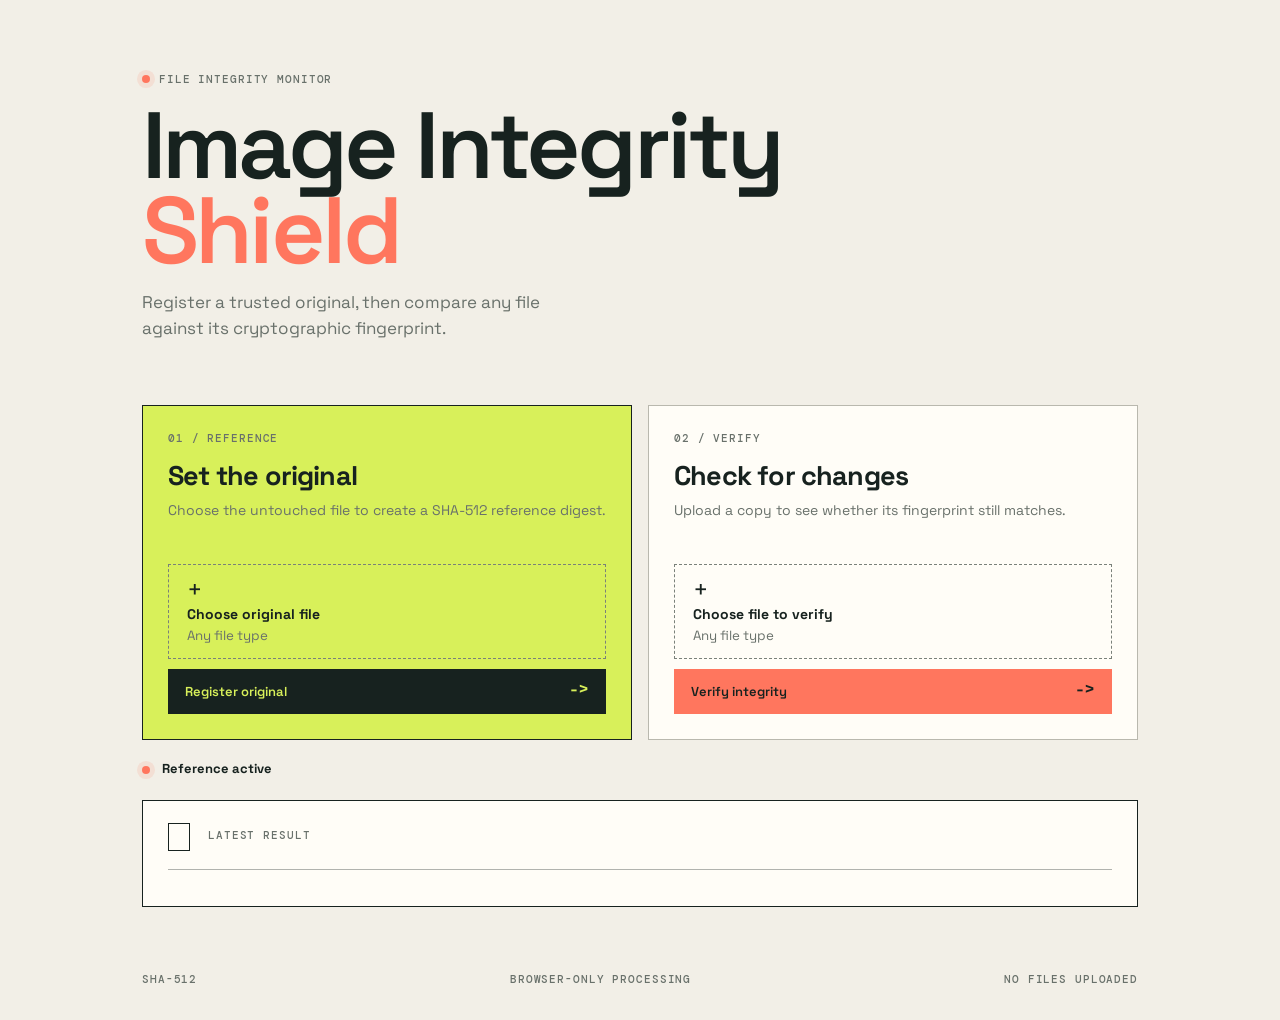
<file: index.html>
<!doctype html>
<html lang="en">
<head>
  <meta charset="utf-8">
  <meta name="viewport" content="width=device-width, initial-scale=1">
  <title>SHA-512 Integrity Shield</title>
  <link rel="stylesheet" href="static/style.css">
</head>
<body>
  <main class="shell">
    <header class="masthead">
      <div class="eyebrow"><span class="pulse"></span> File integrity monitor</div>
      <h1>Image Integrity<br><em>Shield</em></h1>
      <p class="intro">Register a trusted original, then compare any file against its cryptographic fingerprint.</p>
    </header>
    <section class="workspace" aria-label="File integrity controls">
      <div class="reference panel">
        <div class="panel-label">01 / Reference</div><h2>Set the original</h2>
        <p>Choose the untouched file to create a SHA-512 reference digest.</p>
        <form id="register-form"><label class="dropzone" for="register-file"><span class="upload-icon">+</span><strong>Choose original file</strong><small id="register-name">Any file type</small></label><input id="register-file" type="file" required><button class="button primary" type="submit">Register original <span>-></span></button></form>
      </div>
      <div class="verify panel">
        <div class="panel-label">02 / Verify</div><h2>Check for changes</h2>
        <p>Upload a copy to see whether its fingerprint still matches.</p>
        <form id="verify-form"><label class="dropzone" for="verify-file"><span class="upload-icon">+</span><strong>Choose file to verify</strong><small id="verify-name">Any file type</small></label><input id="verify-file" type="file" required><button class="button secondary" type="submit">Verify integrity <span>-></span></button></form>
      </div>
    </section>
    <section id="reference-status" class="reference-status" hidden><span class="status-dot"></span><span><b>Reference active</b><small id="reference-name"></small></span></section>
    <section id="result" class="result" hidden aria-live="polite"><div id="result-mark" class="result-mark"></div><div class="result-copy"><div class="panel-label">Latest result</div><h2 id="result-title"></h2><p id="result-message"></p></div><code id="result-digest"></code></section>
    <footer><span>SHA-512</span><span>Browser-only processing</span><span>No files uploaded</span></footer>
  </main>
  <script>
    const state = { hash: sessionStorage.getItem('registeredHash'), name: sessionStorage.getItem('registeredName') };
    const toHex = bytes => [...new Uint8Array(bytes)].map(byte => byte.toString(16).padStart(2, '0')).join('');
    async function digest(file) { return toHex(await crypto.subtle.digest('SHA-512', await file.arrayBuffer())); }
    function showResult(kind, title, message, hash) {
      const result = document.querySelector('#result'); result.className = `result ${kind}`; result.hidden = false;
      document.querySelector('#result-mark').textContent = kind === 'authentic' ? 'OK' : kind === 'tampered' ? '!!' : '--';
      document.querySelector('#result-title').textContent = title; document.querySelector('#result-message').textContent = message; document.querySelector('#result-digest').textContent = hash || '';
    }
    function updateName(input) { document.querySelector(`#${input.id.replace('-file', '-name')}`).textContent = input.files[0]?.name || 'Any file type'; }
    document.querySelectorAll('input[type=file]').forEach(input => input.addEventListener('change', () => updateName(input)));
    document.querySelector('#register-form').addEventListener('submit', async event => { event.preventDefault(); const file = document.querySelector('#register-file').files[0]; if (!file) return; state.hash = await digest(file); state.name = file.name; sessionStorage.setItem('registeredHash', state.hash); sessionStorage.setItem('registeredName', state.name); document.querySelector('#reference-status').hidden = false; document.querySelector('#reference-name').textContent = state.name; showResult('success', 'Original registered', `${state.name} is now your reference file.`, state.hash); });
    document.querySelector('#verify-form').addEventListener('submit', async event => { event.preventDefault(); const file = document.querySelector('#verify-file').files[0]; if (!file) return; if (!state.hash) { showResult('error', 'Register an original first', 'Your reference digest is not set yet.'); return; } const hash = await digest(file); const authentic = hash === state.hash; showResult(authentic ? 'authentic' : 'tampered', authentic ? 'Authentic file' : 'Tampering detected', authentic ? 'The SHA-512 digest matches your reference.' : 'The SHA-512 digest does not match your reference.', hash); });
    if (state.hash) { document.querySelector('#reference-status').hidden = false; document.querySelector('#reference-name').textContent = state.name; }
  </script>
</body>
</html>
</file>
<file: static/style.css>
@import url('https://fonts.googleapis.com/css2?family=DM+Mono:wght@400;500&family=Space+Grotesk:wght@400;500;600;700&display=swap');

:root { --ink: #17221f; --paper: #f2efe7; --lime: #d8f05a; --coral: #ff765e; --line: #b9b8ae; --muted: #69716b; }
* { box-sizing: border-box; }
body { margin: 0; color: var(--ink); background: var(--paper); font-family: 'Space Grotesk', sans-serif; }
body:before { content: ''; position: fixed; inset: 0; pointer-events: none; opacity: .35; background-image: radial-gradient(#a4a497 .7px, transparent .7px); background-size: 16px 16px; }
.shell { position: relative; max-width: 1060px; margin: auto; padding: 8vh 32px 34px; }
.masthead { max-width: 720px; }
.eyebrow, .panel-label, footer { font: 500 11px 'DM Mono', monospace; letter-spacing: .08em; text-transform: uppercase; }
.eyebrow { display: flex; align-items: center; gap: 9px; color: var(--muted); }
.pulse, .status-dot { width: 8px; height: 8px; display: inline-block; border-radius: 50%; background: var(--coral); box-shadow: 0 0 0 5px #ff765e22; }
h1 { margin: 18px 0 16px; font-size: clamp(54px, 8vw, 94px); line-height: .9; letter-spacing: -.04em; font-weight: 600; }
h1 em { color: var(--coral); font-style: normal; }
.intro { color: var(--muted); font-size: 17px; line-height: 1.5; max-width: 440px; }
.workspace { display: grid; grid-template-columns: 1fr 1fr; gap: 16px; margin-top: 64px; }
.panel { border: 1px solid var(--line); padding: 25px; min-height: 335px; display: flex; flex-direction: column; }
.reference { background: var(--lime); border-color: var(--ink); }
.verify { background: #fffdf7; }
.panel-label { color: var(--muted); }
h2 { margin: 13px 0 7px; font-size: 27px; letter-spacing: -.03em; }
.panel p { color: var(--muted); line-height: 1.45; margin: 0 0 22px; font-size: 14px; }
form { margin-top: auto; }
input[type=file] { display: none; }
.dropzone { min-height: 89px; border: 1px dashed #7a817a; display: flex; flex-direction: column; justify-content: center; padding: 14px 18px; cursor: pointer; }
.dropzone:hover { background: #ffffff55; }
.dropzone strong { font-size: 14px; }
.dropzone small { color: var(--muted); margin-top: 4px; overflow: hidden; text-overflow: ellipsis; white-space: nowrap; }
.upload-icon { font-size: 25px; line-height: 20px; margin-bottom: 6px; }
.button { width: 100%; border: 0; margin-top: 10px; padding: 14px 17px; font: 600 13px 'Space Grotesk', sans-serif; text-align: left; cursor: pointer; }
.button span { float: right; font-size: 18px; line-height: 12px; }
.primary { background: var(--ink); color: var(--lime); }.secondary { background: var(--coral); color: var(--ink); }
.reference-status { display: flex; gap: 12px; align-items: center; margin: 20px 0; font-size: 13px; }.reference-status small { display: block; color: var(--muted); margin-top: 3px; }
.result { display: grid; grid-template-columns: auto 1fr; gap: 18px; align-items: center; padding: 22px 25px; border: 1px solid var(--ink); margin-top: 20px; background: #fffdf7; }.result.authentic { background: var(--lime); }.result.tampered { background: var(--coral); }.result.error { background: #deddd3; }
.result-mark { font: 500 18px 'DM Mono', monospace; border: 1px solid currentColor; padding: 13px 10px; }.result h2 { margin: 4px 0; }.result p { margin: 0; color: var(--muted); font-size: 14px; }.result code { grid-column: 1 / -1; padding-top: 14px; border-top: 1px solid #17221f55; overflow-wrap: anywhere; font: 11px 'DM Mono', monospace; }
footer { display: flex; justify-content: space-between; color: var(--muted); margin-top: 65px; }
@media (max-width: 700px) { .shell { padding: 42px 18px 28px; } .workspace { grid-template-columns: 1fr; margin-top: 42px; } .panel { min-height: 300px; } footer { gap: 12px; flex-wrap: wrap; margin-top: 42px; } }
</file>
